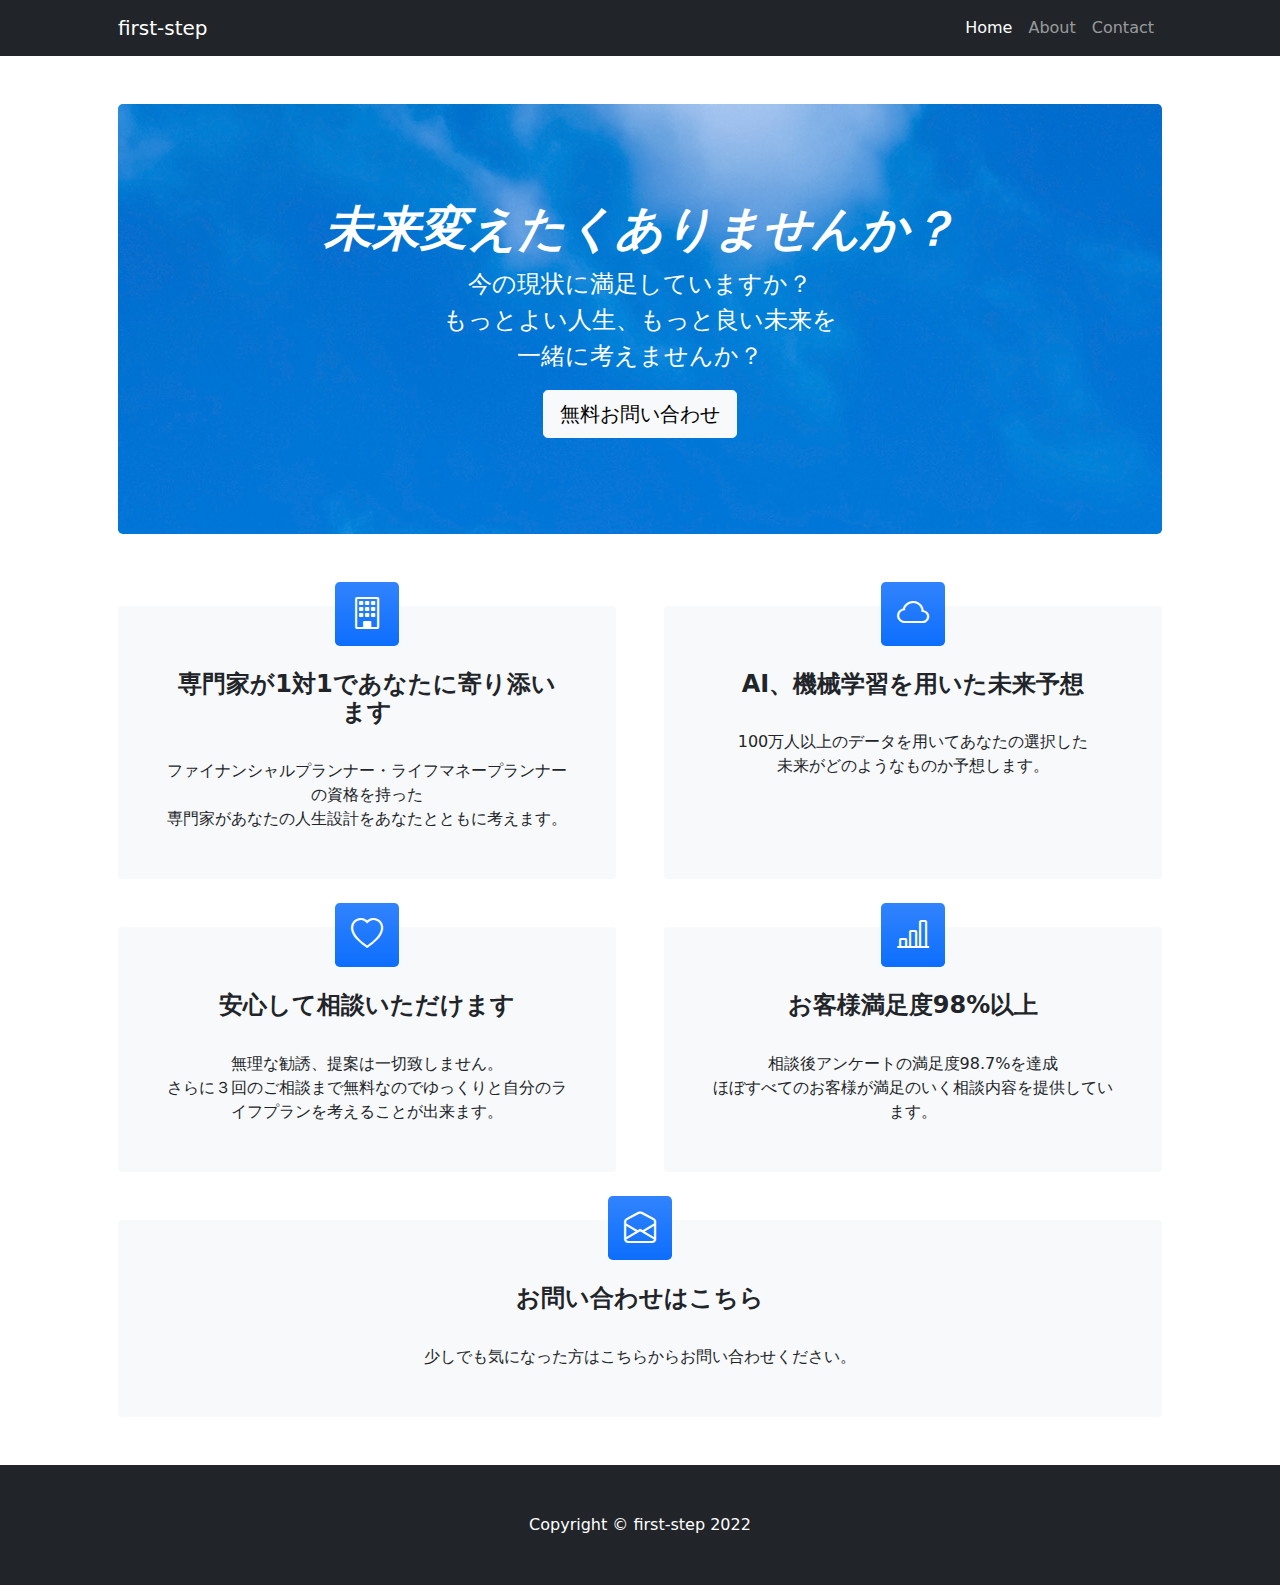
<file: index.html>
<!DOCTYPE html>
<html lang="en">

<head>
    <meta charset="utf-8" />
    <meta name="viewport" content="width=device-width, initial-scale=1, shrink-to-fit=no" />
    <meta name="description" content="" />
    <meta name="author" content="" />
    <title>first-step</title>
    <!-- Favicon-->
    <link rel="icon" type="image/x-icon" href="assets/favicon.ico" />
    <!-- Bootstrap icons-->
    <link href="https://cdn.jsdelivr.net/npm/bootstrap-icons@1.4.1/font/bootstrap-icons.css" rel="stylesheet" />
    <!-- Core theme CSS (includes Bootstrap)-->
    <link href="css/styles.css" rel="stylesheet" />
    <link rel="stylesheet" href="https://unpkg.com/aos@next/dist/aos.css">
</head>

<body>
    <!-- Responsive navbar-->
    <nav class="navbar navbar-expand-lg navbar-dark bg-dark">
        <div class="container px-lg-5">
            <a class="navbar-brand" href="https://bftnaito.github.io/test_bootstrap/">first-step</a>
            <button class="navbar-toggler" type="button" data-bs-toggle="collapse"
                data-bs-target="#navbarSupportedContent" aria-controls="navbarSupportedContent" aria-expanded="false"
                aria-label="Toggle navigation"><span class="navbar-toggler-icon"></span></button>
            <div class="collapse navbar-collapse" id="navbarSupportedContent">
                <ul class="navbar-nav ms-auto mb-2 mb-lg-0">
                    <li class="nav-item"><a class="nav-link active" aria-current="page" href="./index.html">Home</a></li>
                    <li class="nav-item"><a class="nav-link" href="#content">About</a></li>
                    <li class="nav-item"><a class="nav-link"
                            href="https://docs.google.com/forms/d/e/1FAIpQLScCitkMASSzI4UWAKcTYjFd0mBxtYBIMv_nLGOOmpbATL-URA/viewform">Contact</a>
                    </li>
                </ul>
            </div>
        </div>
    </nav>
    <!-- Header-->
    <header class="py-5">
        <div class="container px-lg-5" data-aos="fade-up">
            <div class="p-4 p-lg-5 bg-light rounded-3 text-center text-white"
                style="background: url(./assets/sky01.jpg)">
                <div class="m-4 m-lg-5">
                    <h1 class="display-5 fw-bolder fst-italic">未来変えたくありませんか？</h1>
                    <p class="fs-4">今の現状に満足していますか？<br>もっとよい人生、もっと良い未来を<br>一緒に考えませんか？</p>
                    <a class="btn btn btn-light btn-lg"
                        href="https://docs.google.com/forms/d/e/1FAIpQLScCitkMASSzI4UWAKcTYjFd0mBxtYBIMv_nLGOOmpbATL-URA/viewform">無料お問い合わせ</a>
                </div>
            </div>
        </div>
    </header>
    <!-- Page Content-->
    <section id="content" class="pt-4">
        <div class="container px-lg-5">
            <!-- Page Features-->
            <div class="row gx-lg-5 ">
                <div class="col-lg-6 col-xxl-4 mb-5 ">
                    <div class="card bg-light border-0 h-100 linkbox">
                        <a href="https://bftnaito.github.io/test_bootstrap/menber.html"></a>
                        <div class="card-body text-center p-4 p-lg-5 pt-0 pt-lg-0">
                            <div class="feature bg-primary bg-gradient text-white rounded-3 mb-4 mt-n4"><i
                                    class="bi bi-building"></i></div>
                            <h2 class="fs-4 fw-bold">専門家が1対1であなたに寄り添います</h2><br>
                            <p class="mb-0">ファイナンシャルプランナー・ライフマネープランナーの資格を持った<br>
                                専門家があなたの人生設計をあなたとともに考えます。</p>
                        </div>
                    </div>
                </div>

                <div class="col-lg-6 col-xxl-4 mb-5">
                    <div class="card bg-light border-0 h-100 linkbox">
                        <a href="#!"></a>
                        <div class="card-body text-center p-4 p-lg-5 pt-0 pt-lg-0">
                            <div class="feature bg-primary bg-gradient text-white rounded-3 mb-4 mt-n4"><i
                                    class="bi bi-cloud"></i></div>
                            <h2 class="fs-4 fw-bold">AI、機械学習を用いた未来予想</h2><br>
                            <p class="mb-0">100万人以上のデータを用いてあなたの選択した<br>未来がどのようなものか予想します。</p>
                        </div>
                    </div>
                </div>

                <div class="col-lg-6 col-xxl-4 mb-5">
                    <div class="card bg-light border-0 h-100 linkbox">
                        <a href="#!"></a>
                        <div class="card-body text-center p-4 p-lg-5 pt-0 pt-lg-0">
                            <div class="feature bg-primary bg-gradient text-white rounded-3 mb-4 mt-n4"><i
                                    class="bi bi-heart"></i></div>
                            <h2 class="fs-4 fw-bold">安心して相談いただけます</h2><br>
                            <p class="mb-0">無理な勧誘、提案は一切致しません。<br>
                                さらに３回のご相談まで無料なのでゆっくりと自分のライフプランを考えることが出来ます。</p>
                        </div>
                    </div>
                </div>

                <div class="col-lg-6 col-xxl-4 mb-5">
                    <div class="card bg-light border-0 h-100 linkbox">
                        <a href="#!"></a>
                        <div class="card-body text-center p-4 p-lg-5 pt-0 pt-lg-0">
                            <div class="feature bg-primary bg-gradient text-white rounded-3 mb-4 mt-n4"><i
                                    class="bi bi-bar-chart-line"></i></div>
                            <h2 class="fs-4 fw-bold">お客様満足度98%以上</h2><br>
                            <p class="mb-0">相談後アンケートの満足度98.7%を達成<br>
                                ほぼすべてのお客様が満足のいく相談内容を提供しています。</p>
                        </div>
                    </div>
                </div>

                <div class="col mb-5">
                    <div class="card bg-light border-0 h-100 linkbox">
                        <a
                            href="https://docs.google.com/forms/d/e/1FAIpQLScCitkMASSzI4UWAKcTYjFd0mBxtYBIMv_nLGOOmpbATL-URA/viewform"></a>
                        <div class="card-body text-center p-4 p-lg-5 pt-0 pt-lg-0">
                            <div class="feature bg-primary bg-gradient text-white rounded-3 mb-4 mt-n4"><i
                                    class="bi bi-envelope-open"></i></div>
                            <h2 class="fs-4 fw-bold">お問い合わせはこちら</h2><br>
                            <p class="mb-0">少しでも気になった方はこちらからお問い合わせください。
                            </p>
                        </div>
                    </div>
                </div>
            </div>
        </div>
    </section>
    <!-- Footer-->
    <footer class="py-5 bg-dark">
        <div class="container">
            <p class="m-0 text-center text-white">Copyright &copy; first-step 2022</p>
        </div>
    </footer>
    <!-- Bootstrap core JS-->
    <script src="https://cdn.jsdelivr.net/npm/bootstrap@5.1.3/dist/js/bootstrap.bundle.min.js"></script>
    <!-- Core theme JS-->
    <script src="js/scripts.js"></script>
    <script src="https://unpkg.com/aos@next/dist/aos.js"></script>
    <script>
        AOS.init({
            duration: 1000,
            once: true,
        });
    </script>
</body>

</html>
</file>
